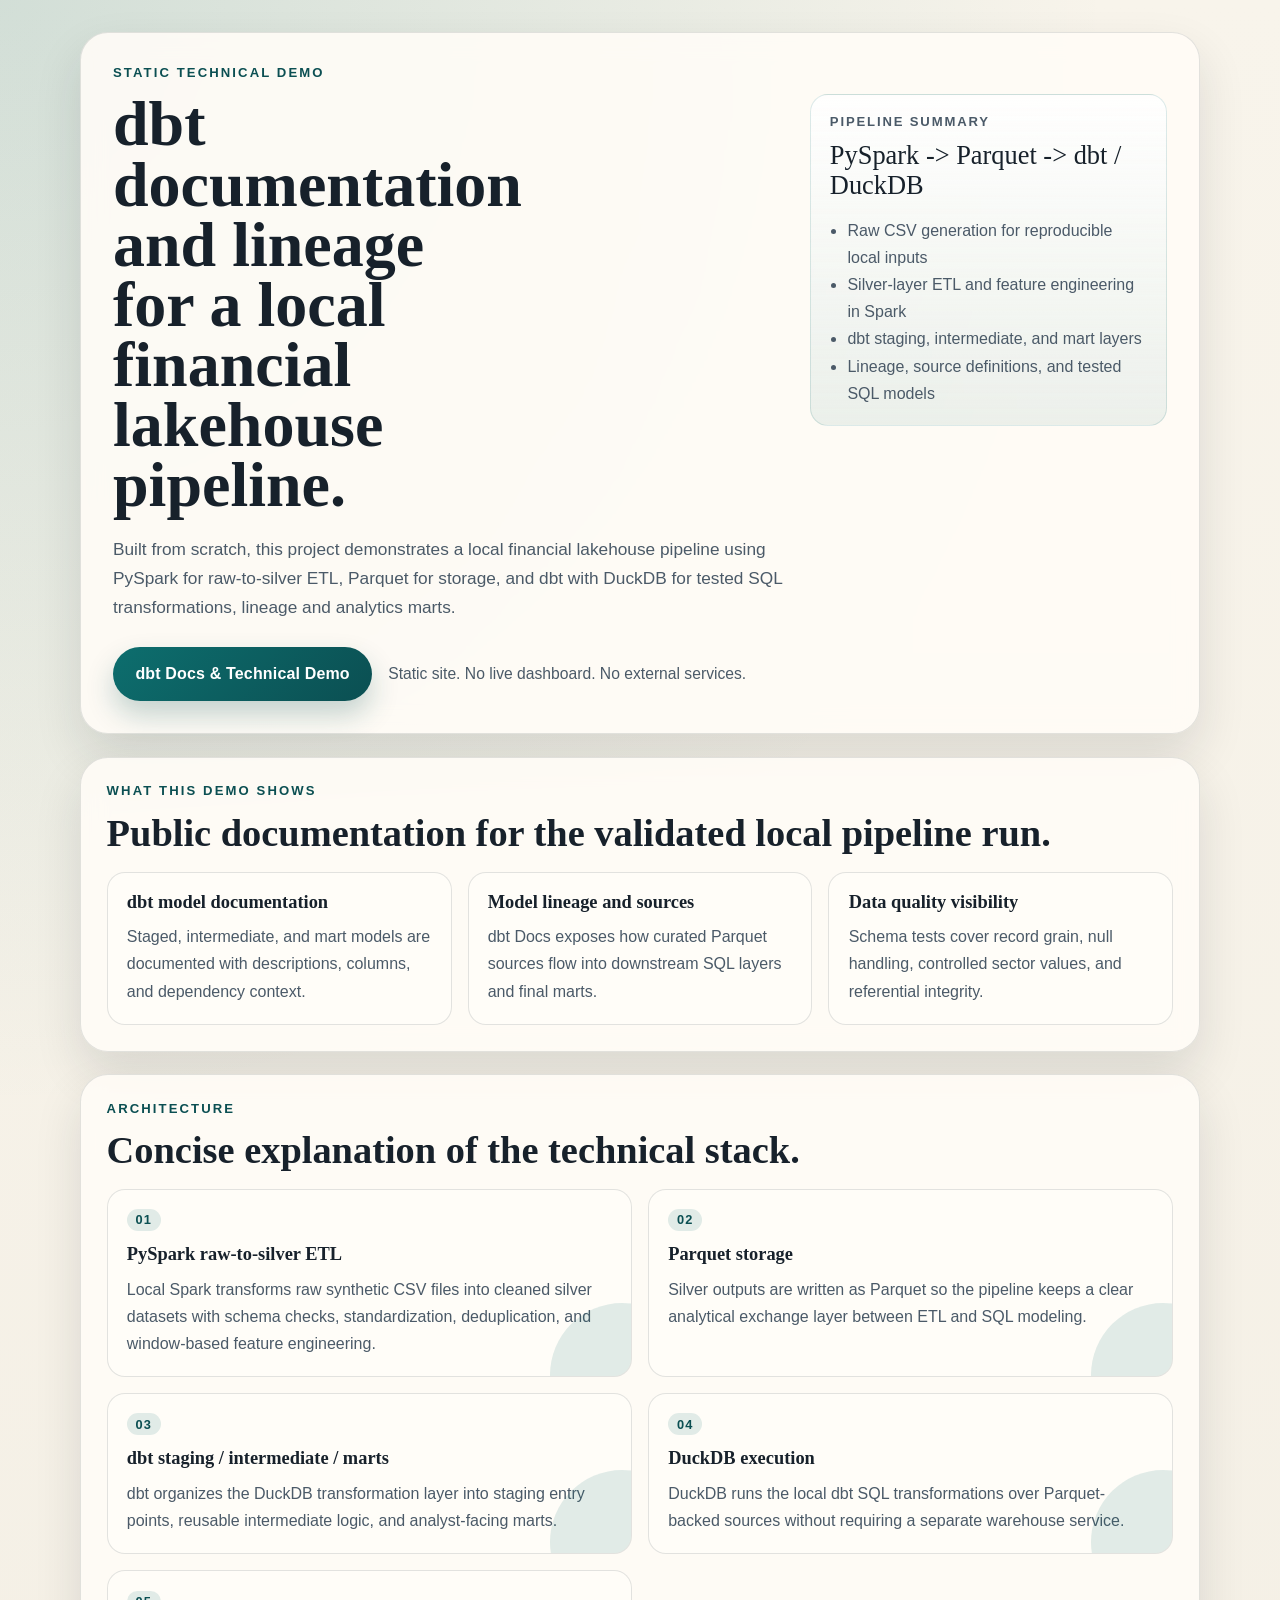
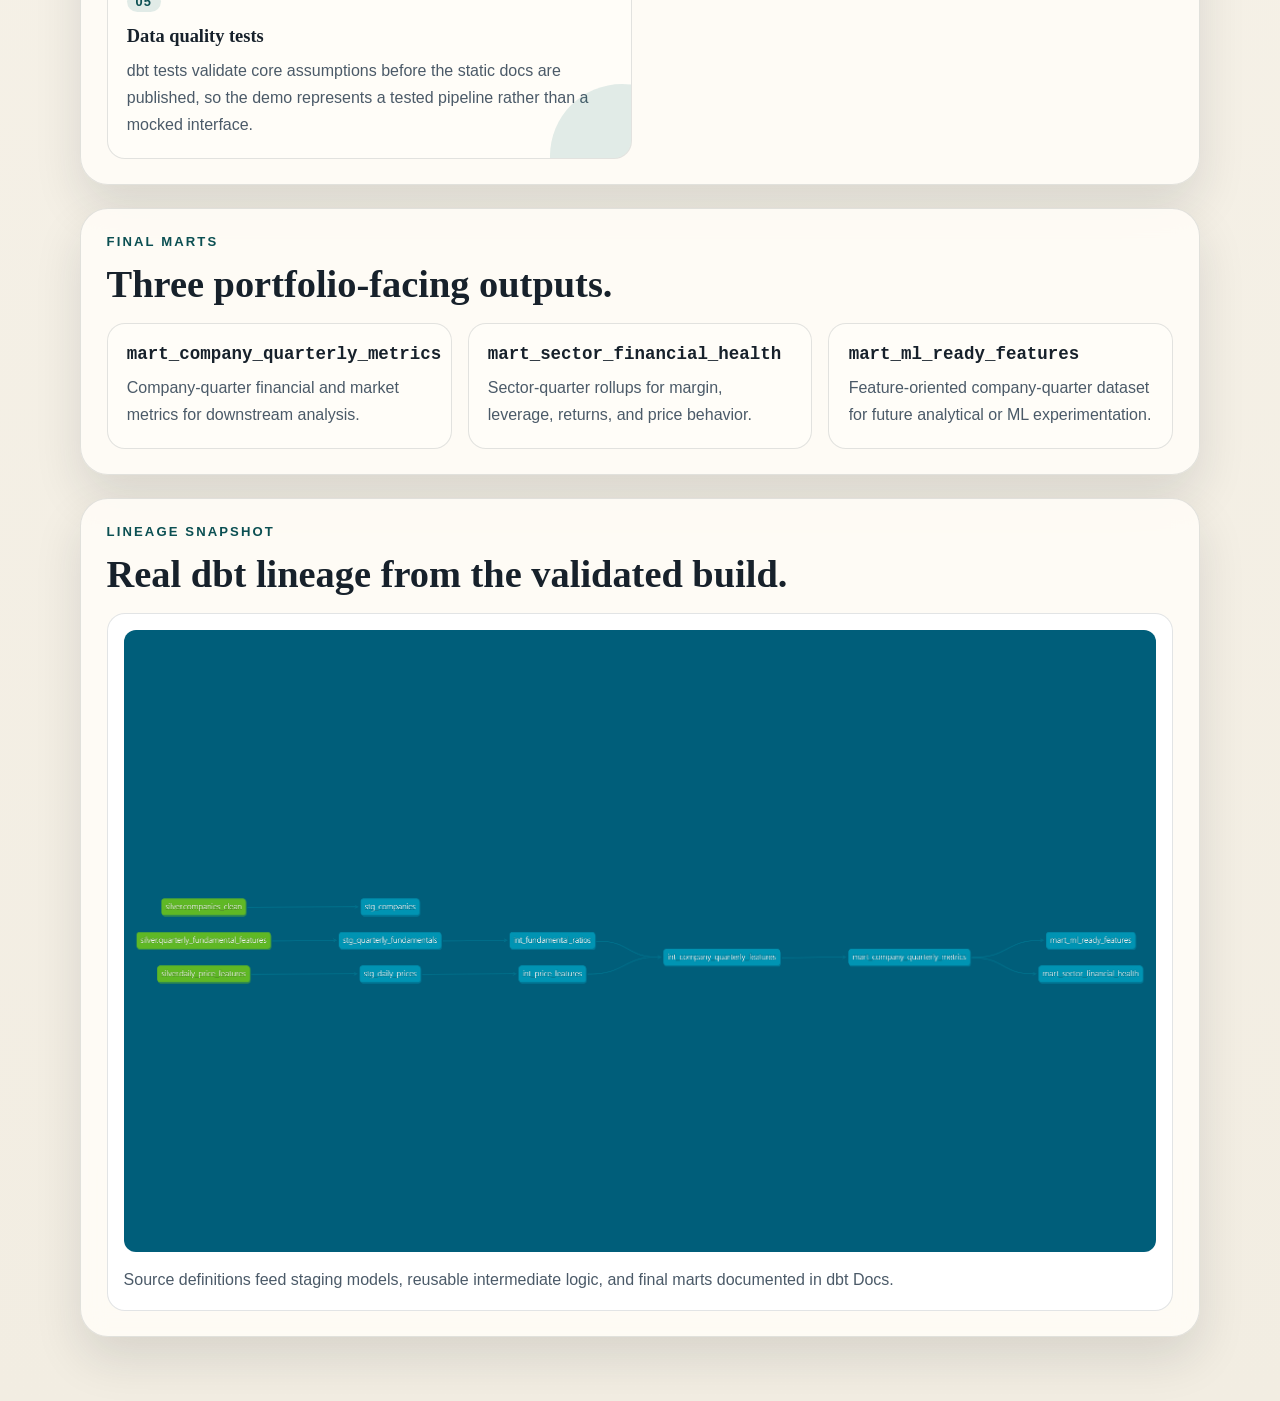
<file: docs-demo/index.html>
<!doctype html>
<html lang="en">
<head>
  <meta charset="utf-8">
  <meta name="viewport" content="width=device-width, initial-scale=1">
  <title>Financial Lakehouse Analytics Pipeline | Technical Demo</title>
  <meta
    name="description"
    content="Static technical demo for a local financial lakehouse pipeline built with PySpark, Parquet, dbt, DuckDB, and data quality tests."
  >
  <link rel="stylesheet" href="./styles.css">
</head>
<body>
  <main class="shell">
    <section class="hero fade-up">
      <p class="eyebrow">Static Technical Demo</p>
      <div class="hero-grid">
        <div>
          <h1>dbt documentation and lineage for a local financial lakehouse pipeline.</h1>
          <p class="lead">Built from scratch, this project demonstrates a local financial lakehouse pipeline using PySpark for raw-to-silver ETL, Parquet for storage, and dbt with DuckDB for tested SQL transformations, lineage and analytics marts.</p>
          <div class="actions">
            <a class="primary-button" href="./dbt-docs/">dbt Docs & Technical Demo</a>
            <span class="inline-note">Static site. No live dashboard. No external services.</span>
          </div>
        </div>
        <aside class="hero-panel">
          <p class="panel-label">Pipeline Summary</p>
          <p class="panel-route">PySpark -&gt; Parquet -&gt; dbt / DuckDB</p>
          <ul class="panel-list">
            <li>Raw CSV generation for reproducible local inputs</li>
            <li>Silver-layer ETL and feature engineering in Spark</li>
            <li>dbt staging, intermediate, and mart layers</li>
            <li>Lineage, source definitions, and tested SQL models</li>
          </ul>
        </aside>
      </div>
    </section>

    <section class="section fade-up">
      <div class="section-heading">
        <p class="eyebrow">What This Demo Shows</p>
        <h2>Public documentation for the validated local pipeline run.</h2>
      </div>
      <div class="cards">
        <article class="card">
          <h3>dbt model documentation</h3>
          <p>Staged, intermediate, and mart models are documented with descriptions, columns, and dependency context.</p>
        </article>
        <article class="card">
          <h3>Model lineage and sources</h3>
          <p>dbt Docs exposes how curated Parquet sources flow into downstream SQL layers and final marts.</p>
        </article>
        <article class="card">
          <h3>Data quality visibility</h3>
          <p>Schema tests cover record grain, null handling, controlled sector values, and referential integrity.</p>
        </article>
      </div>
    </section>

    <section class="section fade-up">
      <div class="section-heading">
        <p class="eyebrow">Architecture</p>
        <h2>Concise explanation of the technical stack.</h2>
      </div>
      <div class="steps">
        <article class="step">
          <span class="step-number">01</span>
          <h3>PySpark raw-to-silver ETL</h3>
          <p>Local Spark transforms raw synthetic CSV files into cleaned silver datasets with schema checks, standardization, deduplication, and window-based feature engineering.</p>
        </article>
        <article class="step">
          <span class="step-number">02</span>
          <h3>Parquet storage</h3>
          <p>Silver outputs are written as Parquet so the pipeline keeps a clear analytical exchange layer between ETL and SQL modeling.</p>
        </article>
        <article class="step">
          <span class="step-number">03</span>
          <h3>dbt staging / intermediate / marts</h3>
          <p>dbt organizes the DuckDB transformation layer into staging entry points, reusable intermediate logic, and analyst-facing marts.</p>
        </article>
        <article class="step">
          <span class="step-number">04</span>
          <h3>DuckDB execution</h3>
          <p>DuckDB runs the local dbt SQL transformations over Parquet-backed sources without requiring a separate warehouse service.</p>
        </article>
        <article class="step">
          <span class="step-number">05</span>
          <h3>Data quality tests</h3>
          <p>dbt tests validate core assumptions before the static docs are published, so the demo represents a tested pipeline rather than a mocked interface.</p>
        </article>
      </div>
    </section>

    <section class="section fade-up">
      <div class="section-heading">
        <p class="eyebrow">Final Marts</p>
        <h2>Three portfolio-facing outputs.</h2>
      </div>
      <div class="marts">
        <article class="mart">
          <h3><code>mart_company_quarterly_metrics</code></h3>
          <p>Company-quarter financial and market metrics for downstream analysis.</p>
        </article>
        <article class="mart">
          <h3><code>mart_sector_financial_health</code></h3>
          <p>Sector-quarter rollups for margin, leverage, returns, and price behavior.</p>
        </article>
        <article class="mart">
          <h3><code>mart_ml_ready_features</code></h3>
          <p>Feature-oriented company-quarter dataset for future analytical or ML experimentation.</p>
        </article>
      </div>
    </section>

    <section class="section fade-up">
      <div class="section-heading">
        <p class="eyebrow">Lineage Snapshot</p>
        <h2>Real dbt lineage from the validated build.</h2>
      </div>
      <figure class="lineage-frame">
        <img
          src="./assets/dbt_lineage_graph.png"
          alt="dbt lineage graph for the financial lakehouse analytics pipeline"
        >
        <figcaption>Source definitions feed staging models, reusable intermediate logic, and final marts documented in dbt Docs.</figcaption>
      </figure>
    </section>
  </main>
</body>
</html>
</file>
<file: docs-demo/styles.css>
:root {
  --canvas: #f5f1e8;
  --surface: rgba(255, 252, 247, 0.9);
  --surface-strong: #fffdf8;
  --ink: #17212b;
  --muted: #4b5a68;
  --line: rgba(23, 33, 43, 0.12);
  --accent: #0d6e6e;
  --accent-strong: #0b4f52;
  --accent-soft: rgba(13, 110, 110, 0.12);
  --shadow: 0 22px 48px rgba(23, 33, 43, 0.12);
  --radius-lg: 28px;
  --radius-md: 18px;
  --radius-sm: 12px;
}

* {
  box-sizing: border-box;
}

html {
  scroll-behavior: smooth;
}

body {
  margin: 0;
  color: var(--ink);
  background:
    radial-gradient(circle at top left, rgba(13, 110, 110, 0.16), transparent 34%),
    linear-gradient(180deg, #f8f4eb 0%, #f2ede2 100%);
  font-family: "Trebuchet MS", "Gill Sans", sans-serif;
}

img {
  display: block;
  max-width: 100%;
}

code {
  font-family: "Consolas", "Courier New", monospace;
  font-size: 0.95em;
}

.shell {
  width: min(1120px, calc(100% - 2rem));
  margin: 0 auto;
  padding: 2rem 0 4rem;
}

.hero,
.section {
  background: var(--surface);
  border: 1px solid var(--line);
  border-radius: var(--radius-lg);
  box-shadow: var(--shadow);
  backdrop-filter: blur(12px);
}

.hero {
  padding: 2rem;
}

.hero-grid {
  display: grid;
  grid-template-columns: minmax(0, 1.7fr) minmax(280px, 0.9fr);
  gap: 1.5rem;
  align-items: start;
}

.eyebrow {
  margin: 0 0 0.9rem;
  color: var(--accent-strong);
  font-size: 0.82rem;
  font-weight: 700;
  letter-spacing: 0.16em;
  text-transform: uppercase;
}

h1,
h2,
h3,
.panel-route {
  font-family: "Georgia", "Times New Roman", serif;
}

h1 {
  margin: 0;
  font-size: clamp(2.35rem, 5vw, 4.5rem);
  line-height: 0.94;
  max-width: 10.5ch;
}

.lead {
  max-width: 58rem;
  margin: 1.2rem 0 0;
  font-size: 1.08rem;
  line-height: 1.7;
  color: var(--muted);
}

.actions {
  display: flex;
  flex-wrap: wrap;
  gap: 1rem;
  align-items: center;
  margin-top: 1.5rem;
}

.primary-button {
  display: inline-flex;
  align-items: center;
  justify-content: center;
  min-height: 3.4rem;
  padding: 0 1.4rem;
  border-radius: 999px;
  background: linear-gradient(135deg, var(--accent) 0%, var(--accent-strong) 100%);
  color: #fff;
  font-weight: 700;
  text-decoration: none;
  letter-spacing: 0.01em;
  transition: transform 140ms ease, box-shadow 140ms ease;
  box-shadow: 0 14px 28px rgba(11, 79, 82, 0.24);
}

.primary-button:hover,
.primary-button:focus-visible {
  transform: translateY(-2px);
  box-shadow: 0 20px 34px rgba(11, 79, 82, 0.28);
}

.inline-note {
  color: var(--muted);
  font-size: 0.98rem;
}

.hero-panel {
  padding: 1.15rem;
  border-radius: var(--radius-md);
  background: linear-gradient(180deg, rgba(255, 255, 255, 0.86) 0%, rgba(13, 110, 110, 0.08) 100%);
  border: 1px solid rgba(13, 110, 110, 0.14);
}

.panel-label {
  margin: 0;
  color: var(--muted);
  font-size: 0.82rem;
  font-weight: 700;
  letter-spacing: 0.14em;
  text-transform: uppercase;
}

.panel-route {
  margin: 0.7rem 0 1rem;
  font-size: 1.65rem;
  line-height: 1.15;
}

.panel-list {
  margin: 0;
  padding-left: 1.1rem;
  color: var(--muted);
  line-height: 1.7;
}

.section {
  margin-top: 1.4rem;
  padding: 1.6rem;
}

.section-heading {
  margin-bottom: 1.1rem;
}

.section-heading h2 {
  margin: 0;
  font-size: clamp(1.7rem, 3vw, 2.5rem);
  line-height: 1.08;
}

.cards,
.steps,
.marts {
  display: grid;
  gap: 1rem;
}

.cards {
  grid-template-columns: repeat(3, minmax(0, 1fr));
}

.card,
.step,
.mart {
  padding: 1.2rem;
  border: 1px solid var(--line);
  border-radius: var(--radius-md);
  background: var(--surface-strong);
}

.card h3,
.step h3,
.mart h3 {
  margin: 0 0 0.65rem;
  font-size: 1.15rem;
}

.card p,
.step p,
.mart p,
.lineage-frame figcaption {
  margin: 0;
  color: var(--muted);
  line-height: 1.7;
}

.steps {
  grid-template-columns: repeat(2, minmax(0, 1fr));
}

.step {
  position: relative;
  overflow: hidden;
}

.step::after {
  content: "";
  position: absolute;
  inset: auto -12% -38% auto;
  width: 9rem;
  height: 9rem;
  border-radius: 50%;
  background: var(--accent-soft);
}

.step-number {
  display: inline-flex;
  margin-bottom: 0.85rem;
  padding: 0.2rem 0.55rem;
  border-radius: 999px;
  background: var(--accent-soft);
  color: var(--accent-strong);
  font-size: 0.8rem;
  font-weight: 700;
  letter-spacing: 0.08em;
}

.marts {
  grid-template-columns: repeat(3, minmax(0, 1fr));
}

.lineage-frame {
  margin: 0;
  padding: 1rem;
  border: 1px solid var(--line);
  border-radius: var(--radius-md);
  background: #fff;
}

.lineage-frame img {
  border-radius: var(--radius-sm);
}

.lineage-frame figcaption {
  margin-top: 0.9rem;
}

.fade-up {
  animation: fade-up 520ms ease both;
}

@keyframes fade-up {
  from {
    opacity: 0;
    transform: translateY(18px);
  }

  to {
    opacity: 1;
    transform: translateY(0);
  }
}

@media (max-width: 900px) {
  .hero-grid,
  .cards,
  .steps,
  .marts {
    grid-template-columns: 1fr;
  }

  h1 {
    max-width: none;
  }
}

@media (max-width: 640px) {
  .shell {
    width: min(100% - 1rem, 100%);
    padding-top: 0.5rem;
  }

  .hero,
  .section {
    padding: 1.2rem;
    border-radius: 22px;
  }

  .actions {
    align-items: stretch;
  }

  .primary-button {
    width: 100%;
  }
}
</file>
